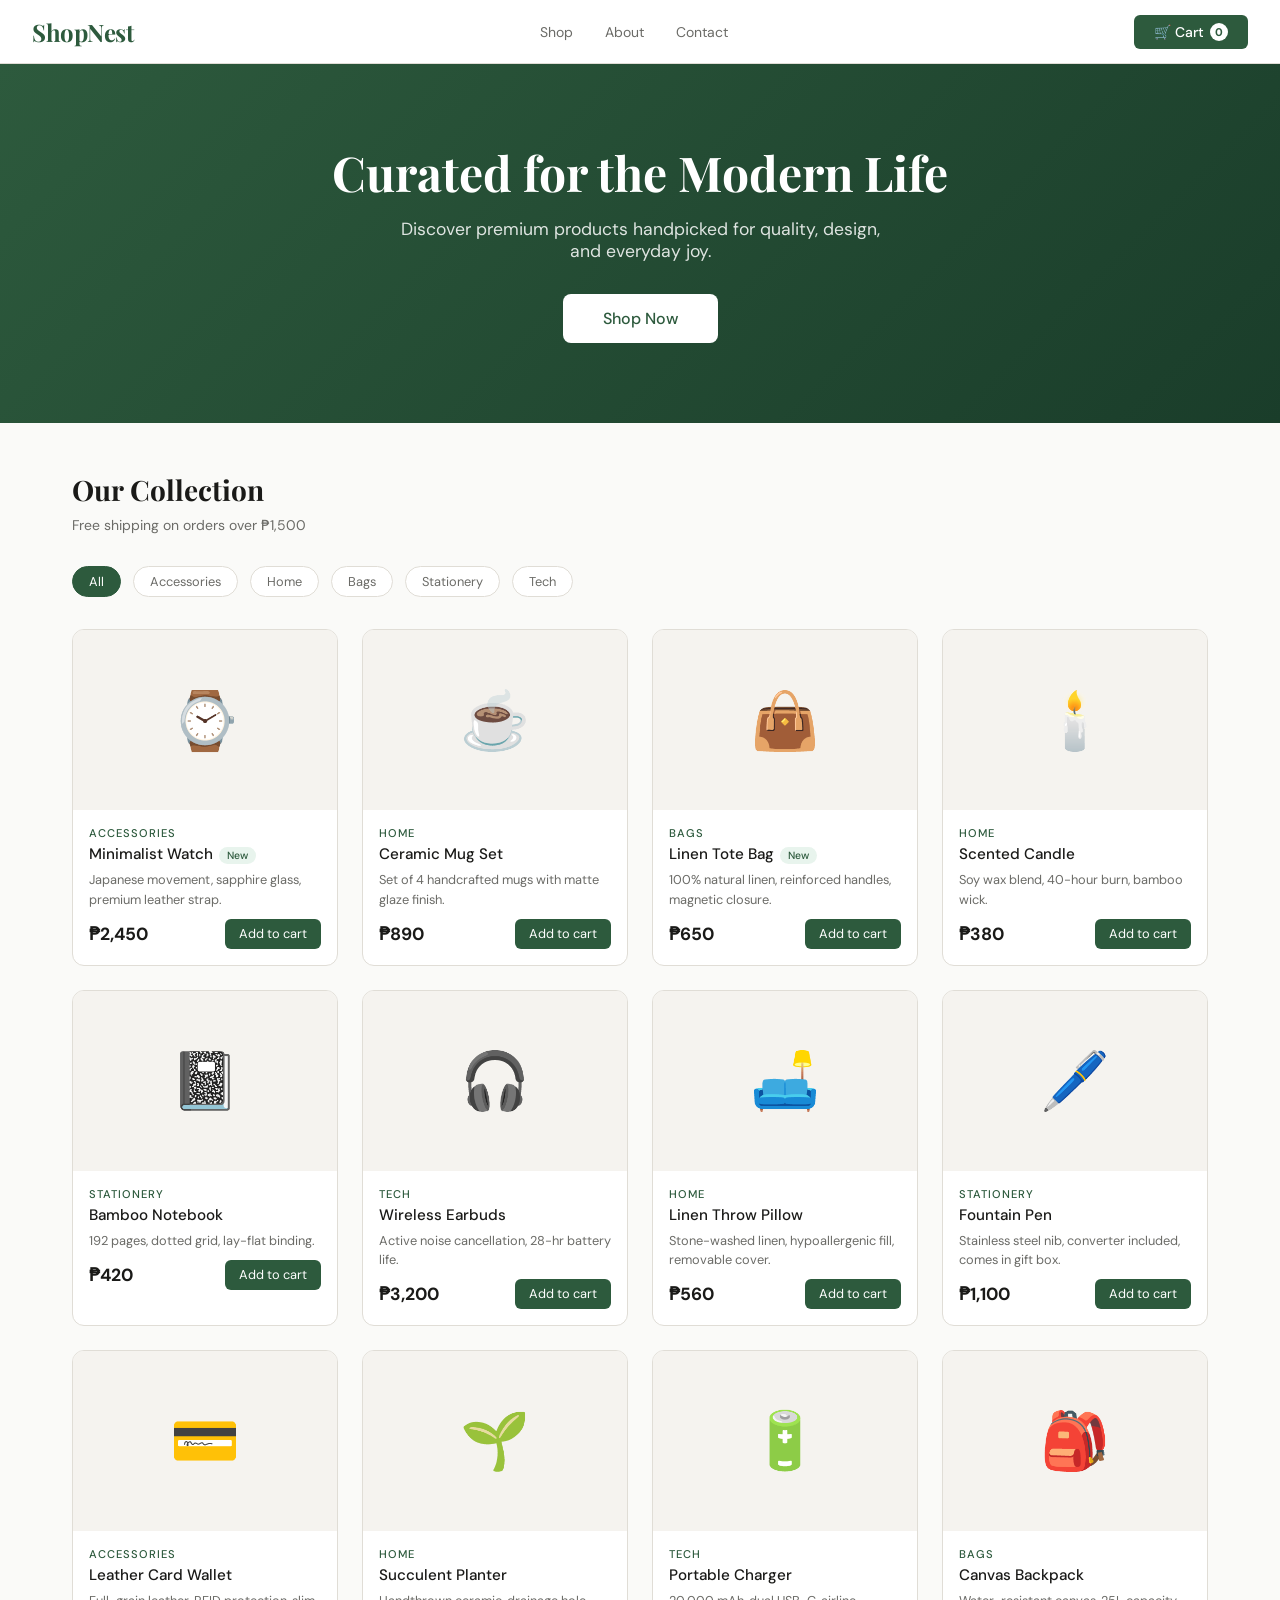
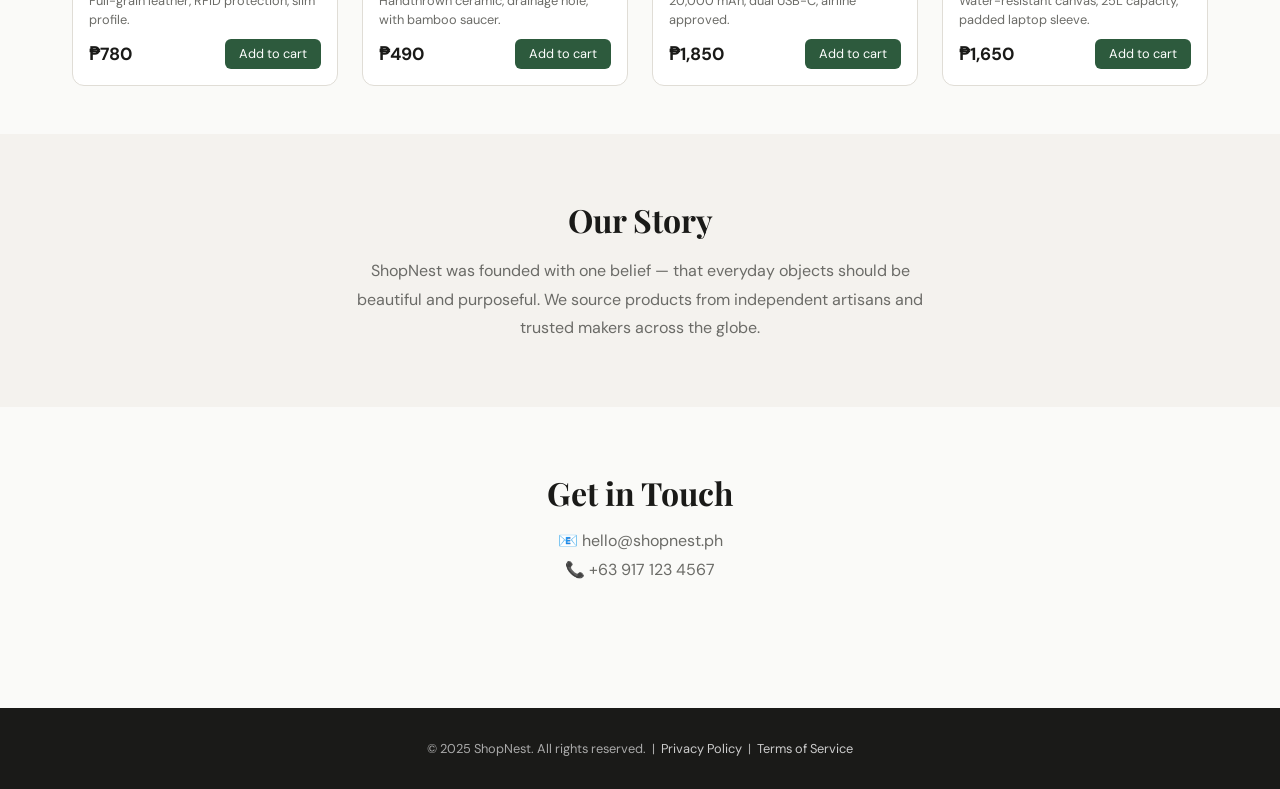
<file: index.html>
<!DOCTYPE html>
<html lang="en">
<head>
<meta charset="UTF-8">
<meta name="viewport" content="width=device-width, initial-scale=1.0">
<title>ShopNest — Curated for the Modern Life</title>
<link href="https://fonts.googleapis.com/css2?family=Playfair+Display:wght@500;700&family=DM+Sans:wght@300;400;500&display=swap" rel="stylesheet">
<link rel="stylesheet" href="css/style-index.css">
</head>
<body>

<nav>
  <a class="logo" href="index.html">ShopNest</a>
  <ul class="nav-links">
    <li><a href="#products">Shop</a></li>
    <li><a href="#about">About</a></li>
    <li><a href="#contact">Contact</a></li>
  </ul>
  <div>
    <button class="cart-btn" onclick="toggleCart()">
      🛒 Cart <span class="cart-count" id="cartCount">0</span>
    </button>
  </div>
</nav>

<div class="hero">
  <h1>Curated for the Modern Life</h1>
  <p>Discover premium products handpicked for quality, design, and everyday joy.</p>
  <button class="hero-btn" onclick="document.getElementById('products').scrollIntoView({behavior:'smooth'})">Shop Now</button>
</div>

<div class="section" id="products">
  <h2 class="section-title">Our Collection</h2>
  <p class="section-sub">Free shipping on orders over ₱1,500</p>
  <div class="filter-bar" id="filterBar"></div>
  <div class="products-grid" id="productsGrid"></div>
</div>

<div id="about" style="background:var(--bg2);padding:4rem 2rem;text-align:center">
  <h2 style="font-family:'Playfair Display',serif;font-size:2rem;margin-bottom:1rem">Our Story</h2>
  <p style="max-width:600px;margin:0 auto;color:var(--muted);line-height:1.8">ShopNest was founded with one belief — that everyday objects should be beautiful and purposeful. We source products from independent artisans and trusted makers across the globe.</p>
</div>

<div id="contact" style="padding:4rem 2rem;text-align:center">
  <h2 style="font-family:'Playfair Display',serif;font-size:2rem;margin-bottom:1rem">Get in Touch</h2>
  <p style="color:var(--muted);margin-bottom:0.5rem">📧 hello@shopnest.ph</p>
  <p style="color:var(--muted)">📞 +63 917 123 4567</p>
</div>

<footer>
  <p>© 2025 ShopNest. All rights reserved. &nbsp;|&nbsp; <a href="#">Privacy Policy</a> &nbsp;|&nbsp; <a href="#">Terms of Service</a></p>
</footer>

<!-- CART SIDEBAR -->
<div class="cart-overlay" id="cartOverlay" onclick="toggleCart()"></div>
<div class="cart-panel" id="cartPanel">
  <div class="cart-header">
    <h3>Your Cart</h3>
    <button class="close-btn" onclick="toggleCart()">✕</button>
  </div>
  <div class="cart-items" id="cartItems">
    <div class="cart-empty"><div class="cart-empty-icon">🛒</div><p>Your cart is empty</p></div>
  </div>
  <div class="cart-footer" id="cartFooter" style="display:none">
    <div class="cart-total"><span>Total</span><span id="cartTotal">₱0</span></div>
    <button class="checkout-btn" onclick="checkout()">Proceed to Checkout</button>
  </div>
</div>

<div class="toast" id="toast"></div>

<script src="script.js"></script>
</body>
</html>
</file>
<file: css/style-index.css>
*{box-sizing:border-box;margin:0;padding:0}
  :root{
    --bg:#fafaf8;--bg2:#f4f2ee;--text:#1a1a18;--muted:#6b6b67;
    --accent:#2d5a3d;--accent2:#e8f4ed;--border:#e0ddd6;--card:#ffffff;
  }
  body{font-family:'DM Sans',sans-serif;background:var(--bg);color:var(--text);min-height:100vh}
  nav{background:var(--card);border-bottom:1px solid var(--border);padding:0 2rem;display:flex;align-items:center;justify-content:space-between;height:64px;position:sticky;top:0;z-index:100}
  .logo{font-family:'Playfair Display',serif;font-size:1.5rem;font-weight:700;color:var(--accent);letter-spacing:-0.5px;text-decoration:none}
  .nav-links{display:flex;gap:2rem;list-style:none}
  .nav-links a{text-decoration:none;color:var(--muted);font-size:0.875rem;transition:color 0.2s}
  .nav-links a:hover{color:var(--text)}
  .cart-btn{background:var(--accent);color:#fff;border:none;padding:0.5rem 1.25rem;border-radius:6px;font-size:0.875rem;font-weight:500;cursor:pointer;display:flex;align-items:center;gap:6px;font-family:'DM Sans',sans-serif}
  .cart-count{background:#fff;color:var(--accent);border-radius:50%;width:18px;height:18px;display:flex;align-items:center;justify-content:center;font-size:0.7rem;font-weight:700}
  .hero{background:linear-gradient(135deg,#2d5a3d 0%,#1a3d2a 100%);color:#fff;padding:5rem 2rem;text-align:center}
  .hero h1{font-family:'Playfair Display',serif;font-size:3rem;font-weight:700;margin-bottom:1rem;line-height:1.2}
  .hero p{font-size:1.1rem;opacity:0.85;margin-bottom:2rem;max-width:500px;margin-left:auto;margin-right:auto}
  .hero-btn{background:#fff;color:var(--accent);border:none;padding:0.875rem 2.5rem;border-radius:8px;font-size:1rem;font-weight:500;cursor:pointer;transition:transform 0.2s;font-family:'DM Sans',sans-serif}
  .hero-btn:hover{transform:translateY(-2px)}
  .section{padding:3rem 2rem;max-width:1200px;margin:0 auto}
  .section-title{font-family:'Playfair Display',serif;font-size:1.75rem;margin-bottom:0.5rem}
  .section-sub{color:var(--muted);font-size:0.875rem;margin-bottom:2rem}
  .filter-bar{display:flex;gap:0.75rem;margin-bottom:2rem;flex-wrap:wrap}
  .filter-btn{border:1px solid var(--border);background:var(--card);padding:0.4rem 1rem;border-radius:20px;font-size:0.8rem;cursor:pointer;transition:all 0.2s;color:var(--muted);font-family:'DM Sans',sans-serif}
  .filter-btn.active{background:var(--accent);border-color:var(--accent);color:#fff}
  .products-grid{display:grid;grid-template-columns:repeat(auto-fill,minmax(240px,1fr));gap:1.5rem}
  .product-card{background:var(--card);border:1px solid var(--border);border-radius:12px;overflow:hidden;transition:transform 0.2s,box-shadow 0.2s}
  .product-card:hover{transform:translateY(-4px);box-shadow:0 8px 24px rgba(0,0,0,0.1)}
  .product-img{width:100%;height:180px;display:flex;align-items:center;justify-content:center;font-size:3.5rem;background:#f5f3ef}
  .product-info{padding:1rem}
  .product-category{font-size:0.7rem;text-transform:uppercase;letter-spacing:1px;color:var(--accent);font-weight:500;margin-bottom:4px}
  .product-name{font-weight:500;font-size:0.95rem;margin-bottom:6px}
  .product-desc{font-size:0.8rem;color:var(--muted);margin-bottom:10px;line-height:1.5}
  .product-footer{display:flex;align-items:center;justify-content:space-between}
  .product-price{font-size:1.1rem;font-weight:700}
  .add-btn{background:var(--accent);color:#fff;border:none;padding:0.4rem 0.875rem;border-radius:6px;font-size:0.8rem;cursor:pointer;transition:background 0.2s;font-family:'DM Sans',sans-serif}
  .add-btn:hover{background:#1e3d2a}
  .badge{display:inline-block;background:var(--accent2);color:var(--accent);font-size:0.65rem;padding:2px 8px;border-radius:10px;margin-left:6px;font-weight:500}
  .cart-overlay{position:fixed;inset:0;background:rgba(0,0,0,0.4);z-index:200;display:none}
  .cart-overlay.open{display:block}
  .cart-panel{position:fixed;right:0;top:0;bottom:0;width:360px;background:var(--card);z-index:201;transform:translateX(100%);transition:transform 0.3s;display:flex;flex-direction:column;border-left:1px solid var(--border)}
  .cart-panel.open{transform:translateX(0)}
  .cart-header{padding:1.5rem;border-bottom:1px solid var(--border);display:flex;justify-content:space-between;align-items:center}
  .cart-header h3{font-family:'Playfair Display',serif;font-size:1.2rem}
  .close-btn{background:none;border:none;font-size:1.25rem;cursor:pointer;color:var(--muted)}
  .cart-items{flex:1;overflow-y:auto;padding:1rem}
  .cart-item{display:flex;gap:12px;padding:12px 0;border-bottom:1px solid var(--border)}
  .cart-item-emoji{font-size:2rem;width:48px;height:48px;display:flex;align-items:center;justify-content:center;background:var(--bg2);border-radius:8px}
  .cart-item-info{flex:1}
  .cart-item-name{font-size:0.875rem;font-weight:500}
  .cart-item-price{font-size:0.8rem;color:var(--muted);margin-top:2px}
  .cart-item-qty{display:flex;align-items:center;gap:8px;margin-top:6px}
  .qty-btn{background:var(--bg2);border:none;width:24px;height:24px;border-radius:4px;cursor:pointer;font-size:0.9rem;display:flex;align-items:center;justify-content:center}
  .cart-empty{text-align:center;padding:3rem 1rem;color:var(--muted)}
  .cart-empty-icon{font-size:3rem;margin-bottom:1rem}
  .cart-footer{padding:1.5rem;border-top:1px solid var(--border)}
  .cart-total{display:flex;justify-content:space-between;font-size:1rem;font-weight:500;margin-bottom:1rem}
  .checkout-btn{width:100%;background:var(--accent);color:#fff;border:none;padding:0.875rem;border-radius:8px;font-size:0.95rem;font-weight:500;cursor:pointer;font-family:'DM Sans',sans-serif}
  footer{background:var(--text);color:#aaa;padding:2rem;text-align:center;font-size:0.8rem;margin-top:4rem}
  footer a{color:#ccc;text-decoration:none}
  .toast{position:fixed;bottom:2rem;left:50%;transform:translateX(-50%) translateY(20px);background:var(--text);color:#fff;padding:0.75rem 1.5rem;border-radius:8px;font-size:0.875rem;opacity:0;transition:all 0.3s;z-index:300;pointer-events:none;white-space:nowrap}
  .toast.show{opacity:1;transform:translateX(-50%) translateY(0)}
</file>
